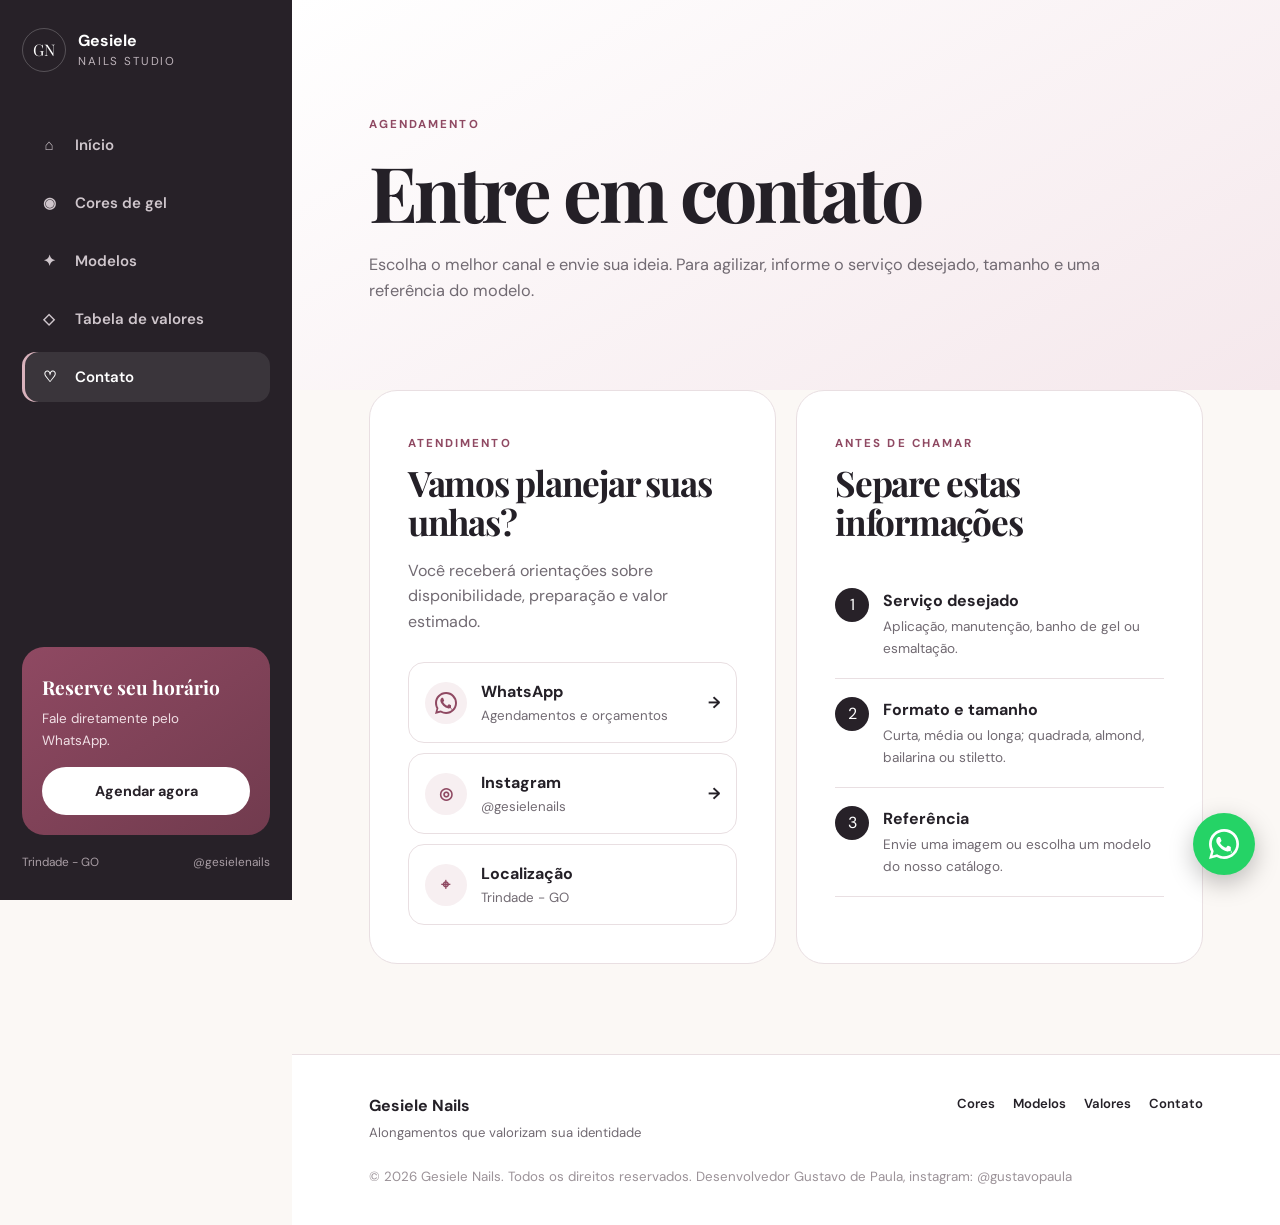
<file: contato.html>
<!DOCTYPE html>
<html lang="pt-BR">
<head>
  <meta charset="UTF-8">
  <meta name="viewport" content="width=device-width, initial-scale=1, viewport-fit=cover">
  <meta name="description" content="Gesiele Nails — alongamentos de unhas, nail art e atendimento personalizado em Trindade - GO.">
  <meta name="theme-color" content="#9b526b">
  <title>Contato | Gesiele Nails</title>
  <link rel="icon" href="assets/img/favicon.svg?v=7362d03df3e0" type="image/svg+xml">
  <link rel="preconnect" href="https://fonts.googleapis.com">
  <link rel="preconnect" href="https://fonts.gstatic.com" crossorigin>
  <link href="https://fonts.googleapis.com/css2?family=DM+Sans:wght@400;500;600;700&family=Playfair+Display:wght@600;700&display=swap" rel="stylesheet">
  <link rel="stylesheet" href="assets/css/style.css?v=7362d03df3e0">
  <script defer src="assets/js/app.js?v=7362d03df3e0"></script>
</head>
<body data-page="contact">
  <div class="page-shell">
    <aside class="sidebar" id="sidebar" aria-label="Navegação principal">
      <div class="sidebar__header">
        <a class="brand" href="index.html" aria-label="Página inicial">
          <span class="brand__mark">GN</span>
          <span class="brand__text">
            <strong>Gesiele</strong>
            <small>Nails Studio</small>
          </span>
        </a>
        <button class="icon-button sidebar__close" type="button" aria-label="Fechar menu" data-sidebar-close>×</button>
      </div>

      <nav class="nav-list">
        <a class="nav-link " href="index.html"><span>⌂</span><span>Início</span></a>
        <a class="nav-link " href="cores.html"><span>◉</span><span>Cores de gel</span></a>
        <a class="nav-link " href="modelos.html"><span>✦</span><span>Modelos</span></a>
        <a class="nav-link " href="valores.html"><span>◇</span><span>Tabela de valores</span></a>
        <a class="nav-link is-active" href="contato.html"><span>♡</span><span>Contato</span></a>
      </nav>

      <div class="sidebar__card">
        <strong>Reserve seu horário</strong>
        <p>Fale diretamente pelo WhatsApp.</p>
        <a class="button button--light button--full" href="https://wa.me/556293965984?text=Ol%C3%A1%21%20Conheci%20seu%20trabalho%20pelo%20site%20e%20gostaria%20de%20agendar%20um%20hor%C3%A1rio." target="_blank" rel="noopener">Agendar agora</a>
      </div>

      <div class="sidebar__footer">
        <span>Trindade - GO</span>
        <a href="https://instagram.com/gesielenails" target="_blank" rel="noopener">@gesielenails</a>
      </div>
    </aside>

    <div class="sidebar-overlay" data-sidebar-close></div>

    <div class="page-content">
      <header class="topbar">
        <button class="icon-button menu-button" type="button" aria-label="Abrir menu" aria-controls="sidebar" aria-expanded="false" data-sidebar-open>
          <span></span><span></span><span></span>
        </button>
        <a class="mobile-brand" href="index.html">Gesiele Nails</a>
        <a class="topbar__cta" href="https://wa.me/556293965984?text=Ol%C3%A1%21%20Conheci%20seu%20trabalho%20pelo%20site%20e%20gostaria%20de%20agendar%20um%20hor%C3%A1rio." target="_blank" rel="noopener">Agendar</a>
      </header>

      <main>
<section class="page-hero section-pad">
  <span class="eyebrow">Agendamento</span>
  <h1>Entre em contato</h1>
  <p>Escolha o melhor canal e envie sua ideia. Para agilizar, informe o serviço desejado, tamanho e uma referência do modelo.</p>
</section>
<section class="section-pad section-pad--topless contact-grid">
  <div class="contact-panel reveal">
    <span class="eyebrow">Atendimento</span><h2>Vamos planejar suas unhas?</h2><p>Você receberá orientações sobre disponibilidade, preparação e valor estimado.</p>
    <div class="contact-links">
      <a href="https://wa.me/556293965984?text=Ol%C3%A1%21%20Conheci%20seu%20trabalho%20pelo%20site%20e%20gostaria%20de%20agendar%20um%20hor%C3%A1rio." target="_blank" rel="noopener"><span><svg xmlns="http://www.w3.org/2000/svg" width="22" height="22" viewBox="0 0 24 24" fill="currentColor" aria-hidden="true" focusable="false"><path d="M20.52 3.48A11.86 11.86 0 0012.04 0C5.4 0 .02 5.38.02 12c0 2.12.56 4.2 1.62 6.02L0 24l6.18-1.62A11.96 11.96 0 0012.04 24C18.66 24 24 18.62 24 12c0-3.2-1.24-6.2-3.48-8.52zM12.04 21.82c-1.84 0-3.64-.5-5.2-1.44l-.38-.22-3.66.96.98-3.56-.24-.38A9.77 9.77 0 012.22 12c0-5.42 4.4-9.82 9.82-9.82 2.62 0 5.08 1.02 6.94 2.88A9.74 9.74 0 0121.86 12c0 5.42-4.4 9.82-9.82 9.82zm5.42-7.38c-.3-.16-1.76-.86-2.04-.96-.28-.1-.48-.16-.68.16s-.78.96-.96 1.16c-.18.2-.36.22-.66.08-.3-.16-1.28-.46-2.44-1.48-.9-.8-1.5-1.8-1.68-2.1-.18-.3-.02-.46.14-.62.14-.14.3-.36.46-.54.16-.18.22-.3.34-.5.12-.2.06-.38-.02-.54-.08-.16-.68-1.64-.94-2.24-.24-.58-.5-.5-.68-.5h-.58c-.2 0-.54.08-.82.38-.28.3-1.08 1.06-1.08 2.58s1.1 2.98 1.26 3.18c.16.2 2.14 3.28 5.18 4.6.72.32 1.28.5 1.72.64.72.22 1.38.2 1.9.12.58-.08 1.76-.72 2-.42.24.3.24 1.4.18 1.54-.06.14-.28.22-.58.38z"/></svg></span><div><strong>WhatsApp</strong><small>Agendamentos e orçamentos</small></div><b>→</b></a>
      <a href="https://instagram.com/gesielenails" target="_blank" rel="noopener"><span>◎</span><div><strong>Instagram</strong><small>@gesielenails</small></div><b>→</b></a>
      <div><span>⌖</span><div><strong>Localização</strong><small>Trindade - GO</small></div></div>
    </div>
  </div>
  <div class="contact-checklist reveal"><span class="eyebrow">Antes de chamar</span><h2>Separe estas informações</h2><ol><li><span>1</span><div><strong>Serviço desejado</strong><p>Aplicação, manutenção, banho de gel ou esmaltação.</p></div></li><li><span>2</span><div><strong>Formato e tamanho</strong><p>Curta, média ou longa; quadrada, almond, bailarina ou stiletto.</p></div></li><li><span>3</span><div><strong>Referência</strong><p>Envie uma imagem ou escolha um modelo do nosso catálogo.</p></div></li></ol></div>
</section>
      </main>

      <footer class="footer">
        <div>
          <strong>Gesiele Nails</strong>
          <p>Alongamentos que valorizam sua identidade</p>
        </div>
        <div class="footer__links">
          <a href="cores.html">Cores</a>
          <a href="modelos.html">Modelos</a>
          <a href="valores.html">Valores</a>
          <a href="contato.html">Contato</a>
        </div>
        <small>© 2026 Gesiele Nails. Todos os direitos reservados. Desenvolvedor Gustavo de Paula, instagram: <a href="https://instagram.com/gustavopaula.s2" target="_blank" rel="noopener">@gustavopaula</a></small>
      </footer>
    </div>
  </div>

  <a class="floating-whatsapp" href="https://wa.me/556293965984?text=Ol%C3%A1%21%20Conheci%20seu%20trabalho%20pelo%20site%20e%20gostaria%20de%20agendar%20um%20hor%C3%A1rio." target="_blank" rel="noopener" aria-label="Agendar pelo WhatsApp">
    <svg xmlns="http://www.w3.org/2000/svg" width="30" height="30" viewBox="0 0 24 24" fill="currentColor" aria-hidden="true" focusable="false">
      <path d="M20.52 3.48A11.86 11.86 0 0012.04 0C5.4 0 .02 5.38.02 12c0 2.12.56 4.2 1.62 6.02L0 24l6.18-1.62A11.96 11.96 0 0012.04 24C18.66 24 24 18.62 24 12c0-3.2-1.24-6.2-3.48-8.52zM12.04 21.82c-1.84 0-3.64-.5-5.2-1.44l-.38-.22-3.66.96.98-3.56-.24-.38A9.77 9.77 0 012.22 12c0-5.42 4.4-9.82 9.82-9.82 2.62 0 5.08 1.02 6.94 2.88A9.74 9.74 0 0121.86 12c0 5.42-4.4 9.82-9.82 9.82zm5.42-7.38c-.3-.16-1.76-.86-2.04-.96-.28-.1-.48-.16-.68.16s-.78.96-.96 1.16c-.18.2-.36.22-.66.08-.3-.16-1.28-.46-2.44-1.48-.9-.8-1.5-1.8-1.68-2.1-.18-.3-.02-.46.14-.62.14-.14.3-.36.46-.54.16-.18.22-.3.34-.5.12-.2.06-.38-.02-.54-.08-.16-.68-1.64-.94-2.24-.24-.58-.5-.5-.68-.5h-.58c-.2 0-.54.08-.82.38-.28.3-1.08 1.06-1.08 2.58s1.1 2.98 1.26 3.18c.16.2 2.14 3.28 5.18 4.6.72.32 1.28.5 1.72.64.72.22 1.38.2 1.9.12.58-.08 1.76-.72 2-.42.24.3.24 1.4.18 1.54-.06.14-.28.22-.58.38z"/>
    </svg>
  </a>
</body>
</html>
</file>
<file: assets/css/style.css>
:root{--wine:#8f4962;--wine-dark:#6f3549;--rose:#d9b2bc;--blush:#f7eff1;--cream:#fbf8f5;--ink:#242027;--muted:#716a72;--line:#e9dfe2;--white:#fff;--dark:#272128;--shadow:0 24px 70px rgba(73,39,51,.13);--radius:28px;--sidebar:292px}
*{box-sizing:border-box}html{scroll-behavior:smooth;max-width:100%;overflow-x:hidden}body{margin:0;max-width:100%;overflow-x:hidden;background:var(--cream);color:var(--ink);font-family:"DM Sans",sans-serif;line-height:1.6}a{color:inherit;text-decoration:none;overflow-wrap:anywhere}img{max-width:100%;display:block}button,input,select{font:inherit;max-width:100%}.page-shell{min-height:100vh;min-height:100dvh;max-width:100%;overflow-x:clip}.sidebar{position:fixed;inset:0 auto 0 0;width:var(--sidebar);background:var(--dark);color:#fff;padding:28px 22px;display:flex;flex-direction:column;z-index:50}.sidebar__header{display:flex;align-items:center;justify-content:space-between}.brand{display:flex;gap:12px;align-items:center}.brand__mark{width:44px;height:44px;display:grid;place-items:center;border:1px solid rgba(255,255,255,.22);border-radius:50%;font-family:"Playfair Display",serif}.brand__text{display:flex;flex-direction:column;line-height:1.15;min-width:0}.brand__text strong{overflow-wrap:anywhere}.brand__text small{color:#bdb3ba;font-size:.72rem;text-transform:uppercase;letter-spacing:.16em;margin-top:5px}.sidebar__close{display:none}.nav-list{display:grid;gap:8px;margin-top:48px}.nav-link{display:flex;align-items:center;gap:14px;padding:13px 15px;border-radius:14px;color:#cfc6cc;font-weight:600;font-size:.94rem;transition:.2s}.nav-link span:first-child{width:24px;text-align:center}.nav-link:hover,.nav-link.is-active{background:rgba(255,255,255,.09);color:#fff}.nav-link.is-active{box-shadow:inset 3px 0 var(--rose)}.sidebar__card{margin-top:auto;padding:20px;border-radius:22px;background:linear-gradient(145deg,var(--wine),#713b4e)}.sidebar__card strong{display:block;font-family:"Playfair Display",serif;font-size:1.2rem;margin:5px 0}.sidebar__card p{font-size:.84rem;color:#f0dfe5;margin:0 0 16px}.sidebar__footer{display:flex;justify-content:space-between;font-size:.74rem;color:#a99ea5;margin-top:18px}.page-content{margin-left:var(--sidebar);min-width:0}.topbar{height:76px;display:none;align-items:center;justify-content:space-between;padding:0 22px;background:rgba(251,248,245,.88);backdrop-filter:blur(16px);position:sticky;top:0;z-index:30;border-bottom:1px solid rgba(233,223,226,.8)}.icon-button{border:0;background:transparent;color:inherit;cursor:pointer}.menu-button{width:42px;height:42px;padding:10px}.menu-button span{display:block;height:2px;background:var(--ink);margin:5px 0}.mobile-brand{font-family:"Playfair Display",serif;font-weight:700}.topbar__cta{font-size:.85rem;font-weight:700;color:var(--wine)}.section-pad{padding:90px clamp(28px,6vw,92px)}.section-pad--compact{padding-top:30px;padding-bottom:30px}.section-pad--topless{padding-top:0}.eyebrow{font-size:.72rem;font-weight:700;letter-spacing:.18em;text-transform:uppercase;color:var(--wine)}h1,h2,h3{font-family:"Playfair Display",serif;line-height:1.12;margin:0}h1{font-size:clamp(3rem,6vw,6.2rem);letter-spacing:-.045em}h2{font-size:clamp(2.1rem,4vw,4rem);letter-spacing:-.035em}h3{font-size:1.4rem}p{color:var(--muted)}.button-row{display:flex;gap:12px;flex-wrap:wrap}.button{min-height:48px;padding:12px 20px;border-radius:999px;display:inline-flex;align-items:center;justify-content:center;font-weight:700;font-size:.9rem;transition:.2s}.button:hover{transform:translateY(-2px)}.button--primary{background:var(--wine);color:#fff;box-shadow:0 12px 30px rgba(143,73,98,.25)}.button--ghost{border:1px solid var(--line);background:rgba(255,255,255,.55)}.button--dark{background:var(--dark);color:#fff}.button--light{background:#fff;color:var(--dark)}.button--full{width:100%}.hero{min-height:760px;display:grid;grid-template-columns:minmax(0,1.05fr) minmax(360px,.95fr);align-items:center;gap:60px;overflow:hidden;background:radial-gradient(circle at 80% 5%,#ead4da 0,transparent 32%),linear-gradient(150deg,#fff 0,#fbf6f4 60%,#f3e8eb 100%)}.hero__content{max-width:760px;min-width:0}.hero__content h1{margin:18px 0 24px}.hero__content>p{font-size:1.13rem;max-width:620px;margin-bottom:32px}.hero__meta{display:flex;gap:24px;margin-top:38px;font-size:.79rem;font-weight:600;color:var(--muted)}.hero__visual{position:relative;min-height:560px;display:grid;place-items:center}.hero-card--main{width:min(430px,100%);height:530px;background:linear-gradient(145deg,#b87389,#713d50);border-radius:180px 180px 34px 34px;padding:32px;color:#fff;box-shadow:var(--shadow);display:flex;flex-direction:column;justify-content:space-between;transform:rotate(2deg)}.hero-card__label{font-size:.73rem;text-transform:uppercase;letter-spacing:.16em;text-align:center}.hero-card__footer{display:flex;flex-direction:column}.hero-card__footer strong{font-family:"Playfair Display",serif;font-size:1.5rem}.hero-card__footer small{color:#ead6dc}.hero-card__media{height:270px;display:grid;place-items:center;overflow:hidden;border-radius:24px;min-width:0}.hero-card__media>*{grid-area:1/1}.hero-card__photo{width:100%;height:100%;object-fit:cover;object-position:center;background:#8f4962}.nail-hand{display:flex;align-items:flex-end;justify-content:center;gap:8px;height:270px;transform:rotate(-4deg)}.nail-hand span{display:block;width:46px;background:linear-gradient(#f0c8c7,#c97f8f);border-radius:28px 28px 12px 12px;box-shadow:inset 0 0 0 2px rgba(255,255,255,.22)}.nail-hand span:nth-child(1){height:150px}.nail-hand span:nth-child(2){height:210px}.nail-hand span:nth-child(3){height:235px}.nail-hand span:nth-child(4){height:215px}.nail-hand span:nth-child(5){height:170px}.hero-card--mini{position:absolute;right:-10px;bottom:80px;background:#fff;border-radius:20px;padding:16px 20px;box-shadow:var(--shadow);display:flex;align-items:center;gap:10px;font-size:.86rem}.hero-card--mini span{color:var(--wine);font-size:1.3rem}.stats{display:grid;grid-template-columns:repeat(3,1fr);gap:1px;background:var(--line)}.stat{background:var(--cream);padding:26px 36px;display:flex;align-items:center;gap:14px}.stat strong{font-family:"Playfair Display",serif;font-size:1.7rem;color:var(--wine)}.stat span{font-size:.84rem;color:var(--muted)}.section-soft{background:#f4e9ec}.section-heading{display:flex;justify-content:space-between;gap:50px;align-items:end;margin-bottom:42px}.section-heading h2{max-width:700px;margin-top:10px}.section-heading>p{max-width:440px}.service-grid{display:grid;grid-template-columns:repeat(3,1fr);gap:18px}.service-card{background:rgba(255,255,255,.75);padding:30px;border-radius:24px;border:1px solid rgba(255,255,255,.7)}.service-card__icon{width:48px;height:48px;border-radius:50%;display:grid;place-items:center;background:var(--blush);color:var(--wine);margin-bottom:30px}.service-card p{font-size:.92rem}.service-card a{display:inline-block;margin-top:16px;font-weight:700;color:var(--wine);font-size:.86rem}.split-showcase{display:grid;grid-template-columns:1fr 1fr;gap:70px;align-items:center}.split-showcase__visual{min-height:470px;background:linear-gradient(145deg,#e8d1d7,#f8f1f2);border-radius:var(--radius);display:grid;place-items:center;overflow:hidden}.color-orbit{width:300px;height:300px;border:1px solid rgba(143,73,98,.25);border-radius:50%;position:relative}.color-orbit span{position:absolute;width:92px;height:92px;border-radius:50%;box-shadow:0 16px 35px rgba(54,30,38,.15);border:8px solid rgba(255,255,255,.5)}.color-orbit span:nth-child(1){background:#d9a6a6;left:104px;top:-30px}.color-orbit span:nth-child(2){background:#6f2438;right:-25px;top:95px}.color-orbit span:nth-child(3){background:#b9a4cf;right:30px;bottom:-5px}.color-orbit span:nth-child(4){background:#9eae9a;left:20px;bottom:0}.color-orbit span:nth-child(5){background:#e3d9d2;left:-35px;top:90px}.split-showcase__content p{max-width:550px;margin:22px 0 30px}.section-dark{background:var(--dark);color:#fff}.section-heading--light p,.section-dark p{color:#c5bbc1}.section-dark .eyebrow{color:#d7a9b9}.testimonial-grid{display:grid;grid-template-columns:repeat(3,1fr);gap:18px}.testimonial{margin:0;background:rgba(255,255,255,.06);padding:28px;border-radius:22px;border:1px solid rgba(255,255,255,.08)}.testimonial p{font-size:1rem}.testimonial footer{font-weight:700;font-size:.83rem}.stars{letter-spacing:.1em;color:#e8c9a2}.cta-banner{background:linear-gradient(130deg,var(--wine-dark),var(--wine));color:#fff;display:flex;justify-content:space-between;align-items:center;gap:30px}.cta-banner .eyebrow{color:#efd5de}.cta-banner h2{max-width:800px;margin-top:8px}.page-hero{background:linear-gradient(150deg,#fff,#f5e8ec);padding-top:110px;padding-bottom:70px}.page-hero h1{font-size:clamp(3rem,6vw,5.4rem);margin:12px 0 18px}.page-hero p{max-width:760px;font-size:1.02rem}.catalog-toolbar{display:flex;gap:14px;margin-bottom:28px}.search-box{flex:1;background:#fff;border:1px solid var(--line);border-radius:16px;padding:0 17px;display:flex;align-items:center;gap:10px}.search-box input{width:100%;border:0;outline:0;background:transparent;padding:15px 0}.catalog-toolbar select{border:1px solid var(--line);background:#fff;border-radius:16px;padding:0 18px;color:var(--ink)}.color-grid{display:grid;grid-template-columns:repeat(4,1fr);gap:18px}.color-card{background:#fff;border-radius:22px;overflow:hidden;border:1px solid var(--line);transition:.2s}.color-card:hover{transform:translateY(-5px);box-shadow:var(--shadow)}.color-card__swatch{height:190px;background:var(--swatch);padding:16px;display:flex;align-items:flex-end}.color-card__swatch span{background:rgba(255,255,255,.8);padding:5px 10px;border-radius:999px;font-size:.7rem;font-weight:700;backdrop-filter:blur(8px)}.color-card__content{padding:18px;display:flex;justify-content:space-between;gap:10px;align-items:start;min-width:0}.color-card__content>div{min-width:0}.color-card__content p{margin:2px 0 0;font-size:.78rem}.color-card__content h3{font-size:1.12rem}.tag{font-size:.65rem;padding:5px 8px;border-radius:999px;background:var(--blush);color:var(--wine);font-weight:700}.empty-state{text-align:center;padding:70px;color:var(--muted)}.filter-chips{display:flex;gap:9px;flex-wrap:wrap;margin-bottom:28px}.chip{border:1px solid var(--line);background:#fff;padding:9px 15px;border-radius:999px;cursor:pointer;color:var(--muted)}.chip.is-active{background:var(--dark);color:#fff;border-color:var(--dark)}.portfolio-grid{display:grid;grid-template-columns:repeat(3,1fr);gap:20px}.portfolio-card{background:#fff;border:1px solid var(--line);border-radius:24px;overflow:hidden}.portfolio-card__image{height:310px;position:relative;background:var(--blush)}.portfolio-card__image img{width:100%;height:100%;object-fit:cover}.portfolio-card__image span{position:absolute;left:16px;top:16px;background:rgba(255,255,255,.88);border-radius:999px;padding:6px 11px;font-size:.68rem;font-weight:700}.portfolio-card__content{padding:24px}.portfolio-card__content p{font-size:.9rem}.portfolio-card__content a{font-size:.82rem;font-weight:700;color:var(--wine)}.info-strip{margin:0 clamp(28px,6vw,92px) 90px;border-radius:var(--radius);background:#ead9de;display:flex;justify-content:space-between;align-items:center;gap:24px;padding-top:34px;padding-bottom:34px}.info-strip div{display:flex;flex-direction:column}.info-strip span{color:var(--muted)}.pricing-layout{display:grid;grid-template-columns:minmax(0,1fr) 320px;gap:26px;align-items:start}.pricing-columns{display:grid;gap:18px}.price-card{background:#fff;border:1px solid var(--line);border-radius:24px;overflow:hidden}.price-card header{padding:24px;display:flex;gap:16px;align-items:center;border-bottom:1px solid var(--line);background:#fcf9f8}.price-card header>span{width:45px;height:45px;border-radius:50%;display:grid;place-items:center;background:var(--blush);font-weight:700;color:var(--wine)}.price-card header h2{font-size:1.5rem}.price-card header p{margin:3px 0 0;font-size:.8rem}.price-list{padding:4px 24px}.price-item{display:flex;justify-content:space-between;gap:20px;padding:18px 0;border-bottom:1px solid var(--line);align-items:center}.price-item:last-child{border-bottom:0}.price-item div{display:flex;flex-direction:column;min-width:0}.price-item strong,.price-item small{overflow-wrap:anywhere}.price-item small{color:var(--muted);margin-top:2px}.price-item>span{font-weight:700;color:var(--wine);text-align:right}.policy-card{position:sticky;top:26px;background:var(--dark);color:#fff;border-radius:24px;padding:28px}.policy-card h2{font-size:1.7rem;margin:8px 0 18px}.policy-card ul{padding-left:20px;color:#d1c6cc;font-size:.86rem}.policy-card li{margin-bottom:12px}.contact-grid{display:grid;grid-template-columns:1fr 1fr;gap:20px}.contact-panel,.contact-checklist{background:#fff;border:1px solid var(--line);border-radius:var(--radius);padding:38px}.contact-panel h2,.contact-checklist h2{font-size:2.2rem;margin:8px 0 14px}.contact-links{display:grid;gap:10px;margin-top:28px}.contact-links>a,.contact-links>div{display:flex;align-items:center;gap:14px;padding:16px;border:1px solid var(--line);border-radius:16px}.contact-links span{width:42px;height:42px;border-radius:50%;display:grid;place-items:center;background:var(--blush);color:var(--wine);font-weight:700}.contact-links div div,.contact-links a div{display:flex;flex:1;flex-direction:column;min-width:0}.contact-links strong,.contact-links small{overflow-wrap:anywhere}.contact-links small{color:var(--muted)}.contact-checklist ol{list-style:none;padding:0;margin:28px 0 0}.contact-checklist li{display:flex;gap:14px;padding:18px 0;border-bottom:1px solid var(--line)}.contact-checklist li>span{width:34px;height:34px;border-radius:50%;display:grid;place-items:center;background:var(--dark);color:#fff;flex:0 0 auto}.contact-checklist p{margin:3px 0 0;font-size:.85rem}.not-found{text-align:center;min-height:75vh;display:flex;align-items:center;justify-content:center;flex-direction:column}.not-found>span{font-family:"Playfair Display";font-size:9rem;color:#ead7dd;line-height:1}.not-found h1{font-size:3rem}.footer{padding:38px clamp(28px,6vw,92px);display:grid;grid-template-columns:1fr auto;gap:20px;border-top:1px solid var(--line);background:#fff}.footer p{margin:3px 0;font-size:.82rem}.footer__links{display:flex;gap:18px;font-size:.82rem;font-weight:600}.footer>small{grid-column:1/-1;color:#9b9298}.floating-whatsapp{position:fixed;right:22px;bottom:22px;width:54px;height:54px;border-radius:50%;display:grid;place-items:center;background:#2fb66d;color:#fff;font-weight:800;box-shadow:0 12px 30px rgba(47,182,109,.3);z-index:40}.sidebar-overlay{display:none}.reveal{opacity:0;transform:translateY(16px);transition:opacity .6s ease,transform .6s ease}.reveal.is-visible{opacity:1;transform:none}[hidden]{display:none!important}
.floating-whatsapp{right:25px;bottom:25px;width:62px;height:62px;display:flex;align-items:center;justify-content:center;background:#25D366;color:#fff;border-radius:50%;text-decoration:none;box-shadow:0 8px 25px rgba(0,0,0,.25);transition:.3s}
.floating-whatsapp svg{width:30px;height:30px}
@media(max-width:1100px){.color-grid{grid-template-columns:repeat(3,1fr)}.portfolio-grid{grid-template-columns:repeat(2,1fr)}.hero{grid-template-columns:1fr}.hero__content{padding-top:40px}.hero__visual{min-height:500px}.service-grid,.testimonial-grid{grid-template-columns:1fr 1fr}.pricing-layout{grid-template-columns:1fr}.policy-card{position:static}}
@media(max-width:860px){.sidebar{transform:translateX(-100%);transition:.25s;width:min(86vw,320px)}.sidebar-open .sidebar{transform:none}.sidebar-open{overflow:hidden}.sidebar-overlay{display:block;position:fixed;inset:0;background:rgba(20,15,18,.48);z-index:45;opacity:0;visibility:hidden;transition:.2s}.sidebar-open .sidebar-overlay{opacity:1;visibility:visible}.sidebar__close{display:block;color:#fff;font-size:1.7rem}.page-content{margin-left:0}.topbar{display:flex}.section-pad{padding:64px 24px}.hero{min-height:auto;padding-top:58px}.hero__visual{min-height:450px}.hero-card--main{height:430px;max-width:350px}.hero-card__media,.nail-hand{height:220px}.nail-hand span{width:38px}.nail-hand span:nth-child(1){height:120px}.nail-hand span:nth-child(2){height:170px}.nail-hand span:nth-child(3){height:195px}.nail-hand span:nth-child(4){height:175px}.nail-hand span:nth-child(5){height:140px}.stats{grid-template-columns:1fr}.stat{justify-content:center}.section-heading{display:block}.service-grid,.testimonial-grid{grid-template-columns:1fr}.split-showcase{grid-template-columns:1fr}.cta-banner{align-items:flex-start;flex-direction:column}.contact-grid{grid-template-columns:1fr}.info-strip{margin:0 24px 64px;padding:28px;flex-direction:column;align-items:flex-start}.footer{grid-template-columns:1fr}.footer__links{flex-wrap:wrap}.footer>small{grid-column:auto}}
@media(max-width:620px){h1{font-size:3.2rem}.hero__content>p{font-size:1rem}.hero__meta{flex-direction:column;gap:4px}.color-grid,.portfolio-grid{grid-template-columns:1fr}.catalog-toolbar{flex-direction:column}.catalog-toolbar select{height:52px}.color-card__swatch{height:230px}.portfolio-card__image{height:330px}.price-item{align-items:flex-start}.contact-panel,.contact-checklist{padding:26px}.not-found>span{font-size:6rem}.not-found h1{font-size:2.2rem}}

@media(max-width:480px){
  .topbar{height:68px;padding:0 14px;padding-left:max(14px,env(safe-area-inset-left));padding-right:max(14px,env(safe-area-inset-right))}
  .mobile-brand{max-width:46vw;white-space:nowrap;overflow:hidden;text-overflow:ellipsis}
  .section-pad{padding:52px 16px}
  .page-hero{padding-top:64px;padding-bottom:48px}
  h1,.page-hero h1{font-size:clamp(2.45rem,13vw,3.15rem)}
  h2{font-size:clamp(1.9rem,10vw,2.5rem)}
  .button-row{display:grid;grid-template-columns:1fr}
  .button-row .button{width:100%}
  .hero{gap:28px}
  .hero__visual{min-height:360px}
  .hero-card--main{width:min(290px,88vw);height:360px;padding:24px;border-radius:120px 120px 28px 28px}
  .hero-card--mini{right:0;bottom:24px;max-width:78vw;padding:12px 14px}
  .hero-card__media,.nail-hand{height:170px}
  .nail-hand{gap:5px}
  .nail-hand span{width:29px}
  .nail-hand span:nth-child(1){height:92px}.nail-hand span:nth-child(2){height:128px}.nail-hand span:nth-child(3){height:148px}.nail-hand span:nth-child(4){height:132px}.nail-hand span:nth-child(5){height:105px}
  .stat{padding:22px 16px;justify-content:flex-start}
  .split-showcase__visual{min-height:340px}
  .color-orbit{transform:scale(.76)}
  .catalog-toolbar{gap:10px}
  .search-box,.catalog-toolbar select{width:100%}
  .color-card__content{flex-direction:column}
  .portfolio-card__image{height:270px}
  .price-card header{padding:20px 16px;align-items:flex-start}
  .price-list{padding:4px 16px}
  .price-item{flex-direction:column;gap:6px}
  .price-item>span{text-align:left}
  .contact-panel,.contact-checklist{padding:22px 18px}
  .contact-panel h2,.contact-checklist h2{font-size:1.8rem}
  .contact-links>a,.contact-links>div{align-items:flex-start;padding:14px}
  .info-strip{margin:0 16px 52px;padding:22px 18px}
  .cta-banner{padding-left:16px;padding-right:16px}
  .footer{padding:32px 16px 90px}
  .floating-whatsapp{right:max(14px,env(safe-area-inset-right));bottom:max(14px,env(safe-area-inset-bottom))}
}
@media(max-width:360px){
  .topbar__cta{display:none}
  .mobile-brand{max-width:65vw}
  .sidebar{width:92vw;padding:22px 16px}
  .hero-card--mini{display:none}
}
@media(max-height:560px) and (max-width:860px) and (orientation:landscape){
  .sidebar{overflow-y:auto}
  .sidebar__card{margin-top:28px}
  .hero{grid-template-columns:1fr 1fr;padding-top:36px}
  .hero__visual{min-height:330px}
  .hero-card--main{height:310px;max-width:270px}
  .hero-card__media,.nail-hand{height:140px}
}
@media(prefers-reduced-motion:reduce){
  html{scroll-behavior:auto}
  *,*::before,*::after{animation-duration:.01ms!important;animation-iteration-count:1!important;transition-duration:.01ms!important;scroll-behavior:auto!important}
  .reveal{opacity:1;transform:none}
}
</file>
